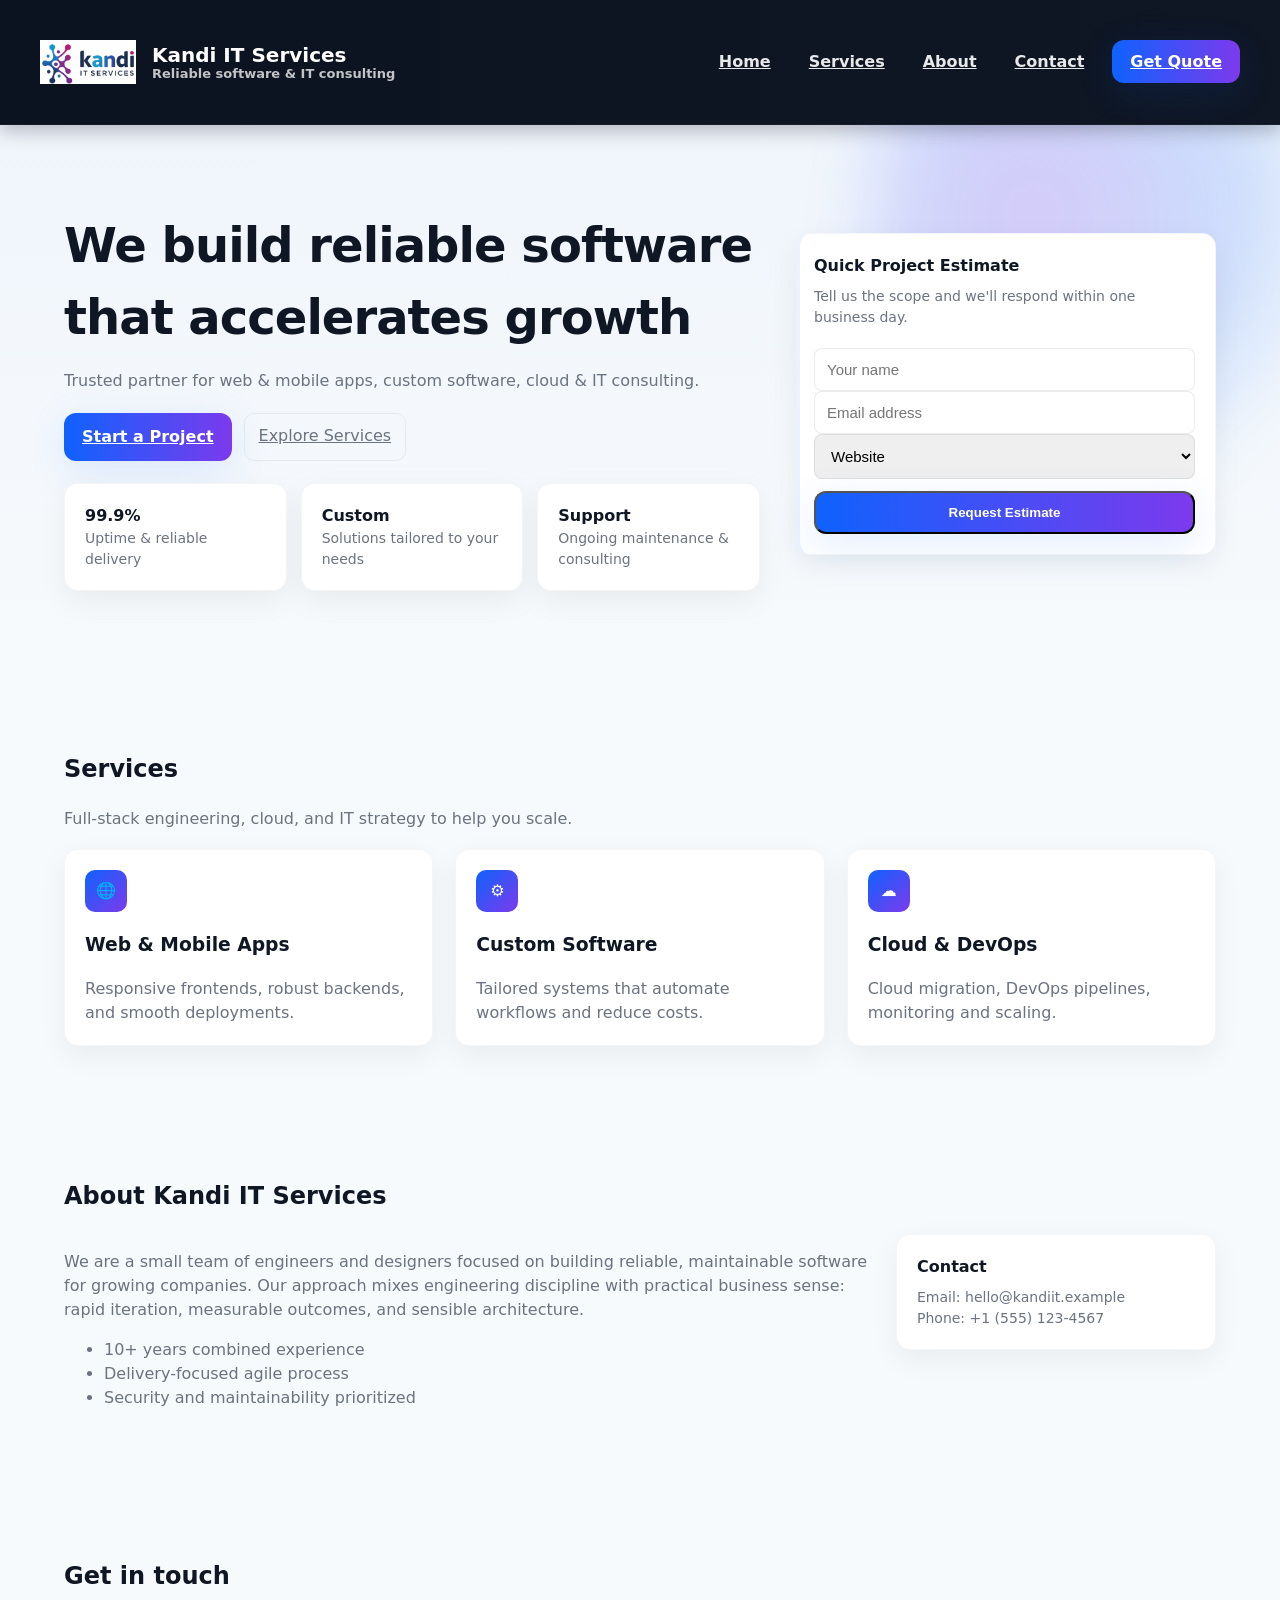
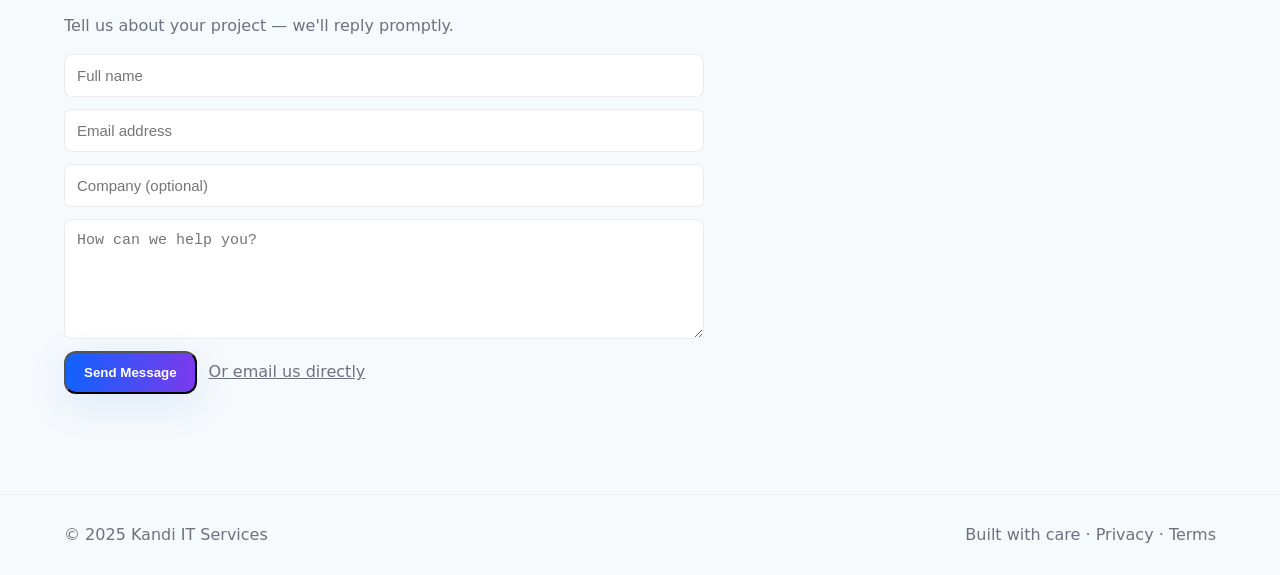
<file: index.html>
<!doctype html>
<html lang="en">
    <head>
        <meta charset="utf-8" />
        <meta name="viewport" content="width=device-width, initial-scale=1" />
        <title>Kandi IT Services</title>
        <link rel="stylesheet" href="style.css" />
        <link rel="icon" href="assets/favicon.svg" type="image/svg+xml" />
    </head>
    <body>
        <header>
            <div class="container nav" role="navigation" aria-label="Main navigation">
                <div class="brand">
                    <img src="logo1.png" alt="Kandi logo" class="mark" />
                    <div class="brand-name">
                        <div class="brand-title">Kandi IT Services</div>
                        <div class="brand-tagline">Reliable software &amp; IT consulting</div>
                    </div>
                </div>
                <nav>
                    <ul>
                        <li><a href="#home">Home</a></li>
                        <li><a href="#services">Services</a></li>
                        <li><a href="#about">About</a></li>
                        <li><a href="#contact">Contact</a></li>
                        <li><a class="cta" href="#contact">Get Quote</a></li>
                    </ul>
                </nav>
                <button class="mobile-toggle" aria-expanded="false" aria-controls="mobile-nav" id="mobileToggle">☰</button>
            </div>
            <div id="mobile-nav" class="mobile-nav container" hidden>
                <div class="show-mobile">
                    <a href="#home">Home</a>
                </div>
                <div class="show-mobile">
                    <a href="#services">Services</a>
                </div>
                <div class="show-mobile">
                    <a href="#about">About</a>
                </div>
                <div class="show-mobile">
                    <a href="#contact">Contact</a>
                </div>
            </div>
        </header>

        <main>
            <section id="home" class="hero">
                <div class="container">
                    <div class="hero-grid">
                        <div>
                            <h1>We build reliable software that accelerates growth</h1>
                            <p>Trusted partner for web & mobile apps, custom software, cloud & IT consulting.</p>
                            <div class="flex-gap mt-18">
                                <a class="cta" href="#contact">Start a Project</a>
                                <a href="#services" class="btn-outline">Explore Services</a>
                            </div>
                            <div class="cards mt-22">
                                <div class="card">
                                    <strong>99.9%</strong>
                                    <div class="card-note">Uptime & reliable delivery</div>
                                </div>
                                <div class="card">
                                    <strong>Custom</strong>
                                    <div class="card-note">Solutions tailored to your needs</div>
                                </div>
                                <div class="card">
                                    <strong>Support</strong>
                                    <div class="card-note">Ongoing maintenance & consulting</div>
                                </div>
                            </div>
                        </div>
                        <aside class="card" aria-hidden="false">
                            <h4 class="estimate-heading">Quick Project Estimate</h4>
                            <p class="estimate-desc">Tell us the scope and we'll respond within one business day.</p>
                            <form id="estimateForm">
                                <input type="text" id="ename" placeholder="Your name" required />
                                <input type="email" id="eemail" placeholder="Email address" required />
                                <select id="etype">
                                    <option>Website</option>
                                    <option>Mobile app</option>
                                    <option>Custom software</option>
                                    <option>IT consulting</option>
                                </select>
                                <button type="submit" class="cta full-width mt-12">Request Estimate</button>
                            </form>
                        </aside>
                    </div>
                </div>
            </section>

            <section id="services" class="services">
                <div class="container">
                    <h2>Services</h2>
                    <p class="muted mt-8">Full-stack engineering, cloud, and IT strategy to help you scale.</p>
                    <div class="services-grid mt-18">
                        <div class="card">
                            <div class="service-icon">🌐</div>
                            <h3>Web & Mobile Apps</h3>
                            <p class="service-desc">Responsive frontends, robust backends, and smooth deployments.</p>
                        </div>
                        <div class="card">
                            <div class="service-icon">⚙️</div>
                            <h3>Custom Software</h3>
                            <p class="service-desc">Tailored systems that automate workflows and reduce costs.</p>
                        </div>
                        <div class="card">
                            <div class="service-icon">☁️</div>
                            <h3>Cloud & DevOps</h3>
                            <p class="service-desc">Cloud migration, DevOps pipelines, monitoring and scaling.</p>
                        </div>
                    </div>
                </div>
            </section>

            <section id="about" class="about">
                <div class="container">
                    <h2>About Kandi IT Services</h2>
                    <div class="about-grid">
                        <div>
                            <p class="muted">We are a small team of engineers and designers focused on building reliable, maintainable software for growing companies. Our approach mixes engineering discipline with practical business sense: rapid iteration, measurable outcomes, and sensible architecture.</p>
                            <ul class="muted mt-12">
                                <li>10+ years combined experience</li>
                                <li>Delivery-focused agile process</li>
                                <li>Security and maintainability prioritized</li>
                            </ul>
                        </div>
                        <div class="card">
                            <strong>Contact</strong>
                            <div class="muted small mt-8">Email: hello@kandiit.example</div>
                            <div class="muted small">Phone: +1 (555) 123-4567</div>
                        </div>
                    </div>
                </div>
            </section>

            <section id="contact" class="contact">
                <div class="container">
                    <h2>Get in touch</h2>
                    <p class="muted mt-8">Tell us about your project — we'll reply promptly.</p>
                    <form id="contactForm" class="form-mt">
                        <input type="text" id="name" placeholder="Full name" required />
                        <input type="email" id="email" placeholder="Email address" required />
                        <input type="text" id="company" placeholder="Company (optional)" />
                        <textarea id="message" placeholder="How can we help you?" required></textarea>
                        <div class="flex-row">
                            <button type="submit" class="cta">Send Message</button>
                            <a href="mailto:hello@kandiit.example" class="mail-link">Or email us directly</a>
                        </div>
                        <div id="formStatus" role="status" class="form-status"></div>
                    </form>
                </div>
            </section>
        </main>

        <footer class="footer">
            <div class="container footer-row">
                <div class="muted">© 2025 Kandi IT Services</div>
                <div class="muted">Built with care · Privacy · Terms</div>
            </div>
        </footer>

        <script src="script.js"></script>
    </body>
</html>
</file>
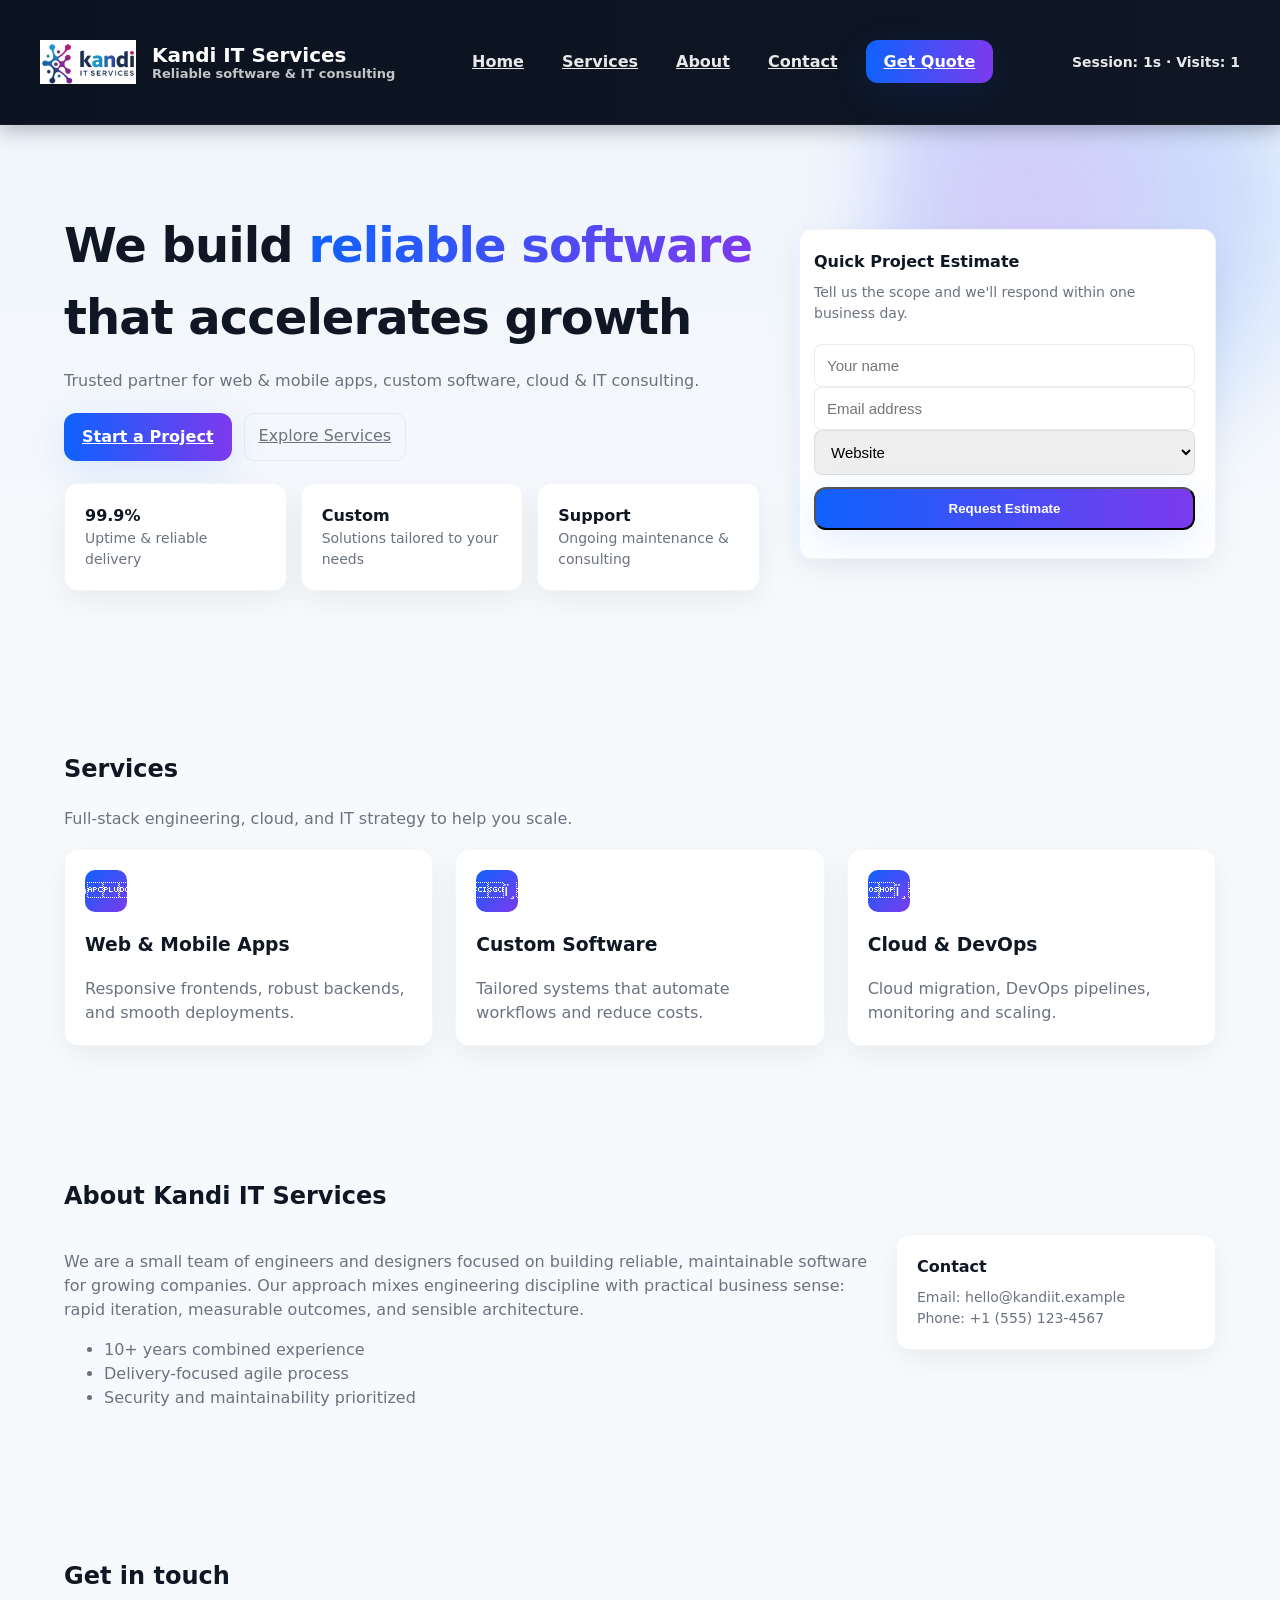
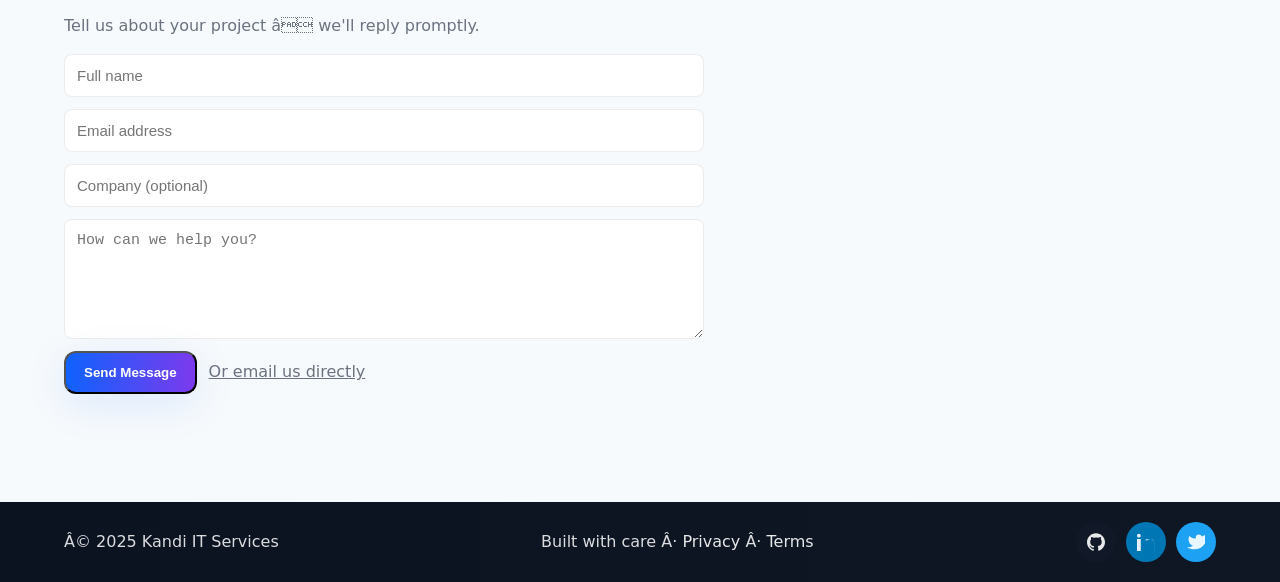
<file: homepage_dump.html>
﻿<!doctype html>
<html lang="en">
    <head>
        <meta charset="utf-8" />
        <meta name="viewport" content="width=device-width, initial-scale=1" />
        <title>Kandi IT Services</title>
        <link rel="stylesheet" href="style.css" />
        <link rel="icon" href="assets/favicon.svg" type="image/svg+xml" />
    </head>
    <body>
        <a class="skip-link" href="#main">Skip to content</a>
        <header>
            <div class="container nav" role="navigation" aria-label="Main navigation">
                <div class="brand">
                    <img src="logo1.png" alt="Kandi logo" class="mark" />
                    <div class="brand-name">
                        <div class="brand-title">Kandi IT Services</div>
                        <div class="brand-tagline">Reliable software &amp; IT consulting</div>
                    </div>
                </div>
                <nav>
                    <ul>
                        <li><a href="#home">Home</a></li>
                        <li><a href="#services">Services</a></li>
                        <li><a href="#about">About</a></li>
                        <li><a href="#contact">Contact</a></li>
                        <li><a class="cta" href="#contact">Get Quote</a></li>
                    </ul>
                </nav>
                <div id="sessionInfo" class="session-info" aria-live="polite"></div>
                <button class="mobile-toggle" aria-expanded="false" aria-controls="mobile-nav" id="mobileToggle">â°</button>
            </div>
            <div id="mobile-nav" class="mobile-nav container" hidden>
                <div class="show-mobile">
                    <a href="#home">Home</a>
                </div>
                <div class="show-mobile">
                    <a href="#services">Services</a>
                </div>
                <div class="show-mobile">
                    <a href="#about">About</a>
                </div>
                <div class="show-mobile">
                    <a href="#contact">Contact</a>
                </div>
            </div>
        </header>

        <main id="main">
            <section id="home" class="hero">
                <div class="container">
                    <div class="hero-grid">
                        <div>
                            <h1>We build <span class="accent">reliable software</span> that accelerates growth</h1>
                            <p>Trusted partner for web & mobile apps, custom software, cloud & IT consulting.</p>
                            <div class="flex-gap mt-18">
                                <a class="cta" href="#contact">Start a Project</a>
                                <a href="#services" class="btn-outline">Explore Services</a>
                            </div>
                            <div class="cards mt-22">
                                <div class="card">
                                    <strong>99.9%</strong>
                                    <div class="card-note">Uptime & reliable delivery</div>
                                </div>
                                <div class="card">
                                    <strong>Custom</strong>
                                    <div class="card-note">Solutions tailored to your needs</div>
                                </div>
                                <div class="card">
                                    <strong>Support</strong>
                                    <div class="card-note">Ongoing maintenance & consulting</div>
                                </div>
                            </div>
                        </div>
                        <aside class="card" aria-hidden="false">
                            <h4 class="estimate-heading">Quick Project Estimate</h4>
                            <p class="estimate-desc">Tell us the scope and we'll respond within one business day.</p>
                            <form id="estimateForm">
                                <input type="text" id="ename" placeholder="Your name" required />
                                <input type="email" id="eemail" placeholder="Email address" required />
                                <select id="etype">
                                    <option>Website</option>
                                    <option>Mobile app</option>
                                    <option>Custom software</option>
                                    <option>IT consulting</option>
                                </select>
                                <button type="submit" class="cta full-width mt-12">Request Estimate</button>
                                <div id="estimateStatus" role="status" class="form-status" aria-live="polite"></div>
                            </form>
                        </aside>
                    </div>
                </div>
            </section>

            <section id="services" class="services">
                <div class="container">
                    <h2>Services</h2>
                    <p class="muted mt-8">Full-stack engineering, cloud, and IT strategy to help you scale.</p>
                    <div class="services-grid mt-18">
                        <div class="card">
                            <div class="service-icon">ð</div>
                            <h3>Web & Mobile Apps</h3>
                            <p class="service-desc">Responsive frontends, robust backends, and smooth deployments.</p>
                        </div>
                        <div class="card">
                            <div class="service-icon">âï¸</div>
                            <h3>Custom Software</h3>
                            <p class="service-desc">Tailored systems that automate workflows and reduce costs.</p>
                        </div>
                        <div class="card">
                            <div class="service-icon">âï¸</div>
                            <h3>Cloud & DevOps</h3>
                            <p class="service-desc">Cloud migration, DevOps pipelines, monitoring and scaling.</p>
                        </div>
                    </div>
                </div>
            </section>

            <section id="about" class="about">
                <div class="container">
                    <h2>About Kandi IT Services</h2>
                    <div class="about-grid">
                        <div>
                            <p class="muted">We are a small team of engineers and designers focused on building reliable, maintainable software for growing companies. Our approach mixes engineering discipline with practical business sense: rapid iteration, measurable outcomes, and sensible architecture.</p>
                            <ul class="muted mt-12">
                                <li>10+ years combined experience</li>
                                <li>Delivery-focused agile process</li>
                                <li>Security and maintainability prioritized</li>
                            </ul>
                        </div>
                        <div class="card">
                            <strong>Contact</strong>
                            <div class="muted small mt-8">Email: hello@kandiit.example</div>
                            <div class="muted small">Phone: +1 (555) 123-4567</div>
                        </div>
                    </div>
                </div>
            </section>

            <section id="contact" class="contact">
                <div class="container">
                    <h2>Get in touch</h2>
                    <p class="muted mt-8">Tell us about your project â we'll reply promptly.</p>
                    <form id="contactForm" class="form-mt">
                        <input type="text" id="name" placeholder="Full name" required />
                        <input type="email" id="email" placeholder="Email address" required />
                        <input type="text" id="company" placeholder="Company (optional)" />
                        <textarea id="message" placeholder="How can we help you?" required></textarea>
                        <div class="flex-row">
                            <button type="submit" class="cta">Send Message</button>
                            <a href="mailto:hello@kandiit.example" class="mail-link">Or email us directly</a>
                        </div>
                        <div id="formStatus" role="status" class="form-status"></div>
                    </form>
                </div>
            </section>
        </main>

        <footer class="footer footer-colored">
            <div class="container footer-row">
                <div class="footer-left muted">Â© 2025 Kandi IT Services</div>
                <div class="footer-center muted">Built with care Â· <a href="#">Privacy</a> Â· <a href="#">Terms</a></div>
                <div class="footer-right social-links" aria-label="Social links">
                    <a class="social-link github" href="https://github.com/" target="_blank" rel="noopener" aria-label="GitHub">
                        <svg width="18" height="18" viewBox="0 0 24 24" fill="currentColor" xmlns="http://www.w3.org/2000/svg" aria-hidden="true"><path d="M12 .296C5.37.296 0 5.667 0 12.297c0 5.29 3.438 9.778 8.207 11.365.6.112.793-.26.793-.578 0-.285-.01-1.04-.016-2.04-3.338.726-4.042-1.613-4.042-1.613-.546-1.387-1.333-1.757-1.333-1.757-1.089-.744.083-.729.083-.729 1.205.085 1.838 1.237 1.838 1.237 1.07 1.834 2.807 1.305 3.493.998.108-.775.417-1.305.76-1.605-2.665-.304-5.467-1.334-5.467-5.932 0-1.31.468-2.381 1.236-3.222-.124-.303-.536-1.523.117-3.176 0 0 1.008-.323 3.301 1.23a11.5 11.5 0 013.003-.403c1.019.005 2.047.138 3.003.403 2.291-1.553 3.297-1.23 3.297-1.23.655 1.653.243 2.873.12 3.176.77.841 1.235 1.912 1.235 3.222 0 4.61-2.807 5.626-5.479 5.922.43.371.814 1.103.814 2.223 0 1.606-.015 2.9-.015 3.293 0 .32.192.694.8.577C20.565 22.073 24 17.586 24 12.297 24 5.667 18.627.296 12 .296z"/></svg>
                    </a>
                    <a class="social-link linkedin" href="https://www.linkedin.com/" target="_blank" rel="noopener" aria-label="LinkedIn">
                        <svg width="18" height="18" viewBox="0 0 24 24" fill="currentColor" xmlns="http://www.w3.org/2000/svg" aria-hidden="true"><path d="M4.98 3.5C4.98 4.88 3.88 6 2.5 6S0 4.88 0 3.5 1.1 1 2.5 1 4.98 2.12 4.98 3.5zM0 8h5v16H0V8zm7 0h4.8v2.2h.1c.7-1.2 2.4-2.2 4.9-2.2 5.2 0 6.1 3.4 6.1 7.8V24H23V16.1c0-3.6-.1-8.2-5-8.2-2.5 0-4.1 1.4-4.8 2.6V8H7z"/></svg>
                    </a>
                    <a class="social-link twitter" href="https://twitter.com/" target="_blank" rel="noopener" aria-label="Twitter">
                        <svg width="18" height="18" viewBox="0 0 24 24" fill="currentColor" xmlns="http://www.w3.org/2000/svg" aria-hidden="true"><path d="M23 3a10.9 10.9 0 01-3.14 1.53A4.48 4.48 0 0016 2a4.48 4.48 0 00-4.47 4.47c0 .35.04.7.11 1.03A12.75 12.75 0 013 4.1s-4 9 5 13a13 13 0 01-8 2c12 7 27 0 27-16.5 0-.25 0-.5 0-.75A9.22 9.22 0 0023 3z"/></svg>
                    </a>
                </div>
            </div>
        </footer>

        <script src="script.js"></script>
    </body>
</html>
</file>
<file: style.css>
:root{--primary:#0f62fe;--accent:#7c3aed;--muted:#6b7280;--bg:#f7fafc;--card:#ffffff;--text:#0f1724}
*{box-sizing:border-box}
html,body{height:100%}
body{
  margin:0;
  font-family:Inter,Segoe UI,Roboto,system-ui,-apple-system,"Helvetica Neue",Arial;
  font-size:16px;line-height:1.5;color:var(--text);background:var(--bg);
  -webkit-font-smoothing:antialiased;-moz-osx-font-smoothing:grayscale;
}

.container{max-width:1200px;margin:0 auto;padding:0 24px}
/* Header / Nav */
.header-dark, header{
  position:sticky;
  top:0;
  background:linear-gradient(90deg,#0b1220,#0f1724);
  backdrop-filter:blur(6px);
  border-bottom:1px solid rgba(255,255,255,0.04);
  box-shadow:0 6px 18px rgba(2,6,23,0.25);
  z-index:40;
}
.nav{display:flex;align-items:center;justify-content:space-between;padding:14px 0}
.brand{display:flex;gap:16px;align-items:center;font-weight:700;color:var(--primary)}
.brand img.mark{width:96px;height:96px;border-radius:12px;object-fit:contain;display:block}
.brand .brand-name{line-height:1}
.brand .brand-title{font-size:20px;font-weight:800;color:var(--text, #0f1724)}
.brand .brand-tagline{font-size:13px;color:var(--muted);margin-top:2px}
nav ul{display:flex;gap:18px;list-style:none;margin:0;padding:0;align-items:center}
nav ul li a{padding:8px 10px;border-radius:8px;transition:background .15s,color .15s}
nav ul li a:focus{outline:2px solid rgba(124,58,237,0.18);outline-offset:2px}
nav a{color:rgba(255,255,255,0.9);font-weight:600}
nav a:hover{color:var(--primary)}
.mobile-toggle{color:rgba(255,255,255,0.95)}
.brand .brand-title{color:#ffffff}
.brand .brand-tagline{color:rgba(255,255,255,0.75)}
.cta{background:linear-gradient(90deg,var(--primary),var(--accent));color:#fff;padding:12px 18px;border-radius:12px;font-weight:700;box-shadow:0 10px 40px rgba(15,98,254,0.12);transition:transform .18s ease,box-shadow .18s ease}
.cta:hover{transform:translateY(-4px);box-shadow:0 28px 60px rgba(15,98,254,0.16)}
.mobile-toggle{display:none;border:0;background:transparent;font-size:20px}

/* Skip link for keyboard users */
.skip-link{position:absolute;left:12px;top:8px;background:#111827;color:#fff;padding:8px 12px;border-radius:6px;transform:translateY(-120%);transition:transform .18s ease,opacity .18s ease;opacity:0}
.skip-link:focus{transform:translateY(0);opacity:1;z-index:60}

/* Session info in header */
.session-info{margin-left:12px;color:rgba(255,255,255,0.9);font-size:14px;font-weight:600}

/* Mobile nav (hidden by default) */
.mobile-nav{display:none}

.hero{padding:84px 0;background:linear-gradient(180deg,rgba(15,98,254,0.03),transparent);position:relative;overflow:hidden}
.hero::before{content:"";position:absolute;right:-8%;top:-10%;width:520px;height:520px;background:radial-gradient(circle at 30% 30%,rgba(124,58,237,0.25),rgba(15,98,254,0.18) 40%,transparent 60%);filter:blur(40px);transform:rotate(8deg);pointer-events:none;opacity:0.95}
.hero-grid{display:grid;grid-template-columns:1fr 420px;gap:36px;align-items:center}
.hero h1{font-size:clamp(32px,5vw,48px);margin:0 0 16px;letter-spacing:-0.02em}
.hero p{margin:0 0 20px;color:var(--muted)}

.cards{display:grid;grid-template-columns:repeat(auto-fit,minmax(200px,1fr));gap:14px;margin-top:20px}
.card{background:var(--card);padding:20px;border-radius:14px;box-shadow:0 10px 30px rgba(2,6,23,0.06);border:1px solid rgba(15,23,42,0.04);transition:transform .18s ease,box-shadow .18s ease}
.card:hover{transform:translateY(-6px);box-shadow:0 24px 60px rgba(2,6,23,0.08)}

/* Services */
.services{padding:56px 0}
.services-grid{display:grid;grid-template-columns:repeat(3,1fr);gap:22px}
.service-icon{width:42px;height:42px;border-radius:10px;background:linear-gradient(135deg,var(--primary),#7c3aed);display:flex;align-items:center;justify-content:center;color:#fff;margin-bottom:12px}

/* Accent text in hero */
.accent{background:linear-gradient(90deg,var(--primary),var(--accent));-webkit-background-clip:text;background-clip:text;color:transparent;font-weight:800}

/* Slight lift for the estimate card in hero */
.hero-grid aside.card{transform:translateY(-6px);border-left:4px solid rgba(15,98,254,0.08);padding-left:14px}

/* Make secondary button feel lighter */
.btn-outline{background:transparent;color:rgba(15,23,42,0.85);border:1px solid rgba(15,23,42,0.08);box-shadow:none}
.btn-outline:hover{background:rgba(15,23,42,0.02);transform:translateY(-2px)}

/* About */
.about{padding:56px 0}

/* Contact */
.contact{padding:56px 0}
.contact form{display:grid;gap:12px;max-width:640px}
input,textarea,select{width:100%;padding:12px;border-radius:8px;border:1px solid rgba(15,23,42,0.08);font-size:15px}
textarea{min-height:120px;resize:vertical}
button[type="submit"],.cta{cursor:pointer}

/* Footer */
.footer{padding:28px 0;color:var(--muted);border-top:1px solid rgba(15,23,42,0.04);margin-top:24px}
.footer.footer-colored{background:linear-gradient(90deg,#0b1220,#0f1724);color:rgba(255,255,255,0.9);padding:20px 0;margin-top:32px;border-top:0}
.footer.footer-colored .muted{color:rgba(255,255,255,0.85)}
.footer.footer-colored a{color:rgba(255,255,255,0.9);text-decoration:none}
.footer.footer-colored a:hover{text-decoration:underline}
.footer .footer-row{display:flex;align-items:center;justify-content:space-between;gap:16px}
.social-links{display:flex;gap:10px;align-items:center}
.social-link{display:inline-flex;width:40px;height:40px;border-radius:50%;align-items:center;justify-content:center;color:#fff;background:rgba(255,255,255,0.04);transition:transform .12s ease,box-shadow .12s ease}
.social-link svg{display:block}
.social-link.github{background:#111827}
.social-link.linkedin{background:#0077b5}
.social-link.twitter{background:#1da1f2}
.social-link:hover{transform:translateY(-4px);box-shadow:0 8px 20px rgba(2,6,23,0.3)}
@media (max-width:760px){
  .footer .footer-row{flex-direction:column;align-items:flex-start}
  .social-links{margin-top:12px}
}

/* Utilities */
.muted{color:var(--muted)}

@media (max-width:900px){
  .hero-grid{grid-template-columns:1fr}
  .services-grid{grid-template-columns:repeat(2,1fr)}
  nav ul{display:none}
  .mobile-toggle{display:block}
  .mobile-nav{display:block}
}

@media (max-width:560px){
  .services-grid{grid-template-columns:1fr}
  .hero{padding:40px 0}
  .brand img.mark{width:64px;height:64px}
}

/* Utility classes used by HTML to replace inline styles */
.muted{color:var(--muted)}
.small{font-size:14px}
.xsmall{font-size:12px;margin-top:-6px}
.flex-gap{display:flex;gap:12px;flex-wrap:wrap}
.flex-row{display:flex;gap:12px}
.btn-outline{background:transparent;color:var(--muted);padding:10px 14px;border-radius:10px;border:1px solid rgba(15,23,42,0.06);display:inline-block;transition:transform .12s ease,background .12s ease}
.btn-outline:hover{background:rgba(15,23,42,0.03);transform:translateY(-3px)}
.mt-8{margin-top:8px}
.mt-12{margin-top:12px}
.mt-16{margin-top:16px}
.mt-18{margin-top:18px}
.mt-22{margin-top:22px}
.card-note{color:var(--muted);font-size:14px}
.estimate-heading{margin:0 0 8px}
.estimate-desc{margin:0 0 12px;color:var(--muted);font-size:14px}
.full-width{width:100%}
.about-grid{display:grid;grid-template-columns:1fr 320px;gap:24px;margin-top:16px;align-items:start}
.service-desc{color:var(--muted);margin:8px 0 0}
.form-mt{margin-top:16px}
.form-status{color:var(--muted);margin-top:8px}
.mail-link{align-self:center;color:var(--muted)}
.footer-row{display:flex;justify-content:space-between;align-items:center;flex-wrap:wrap}
</file>
